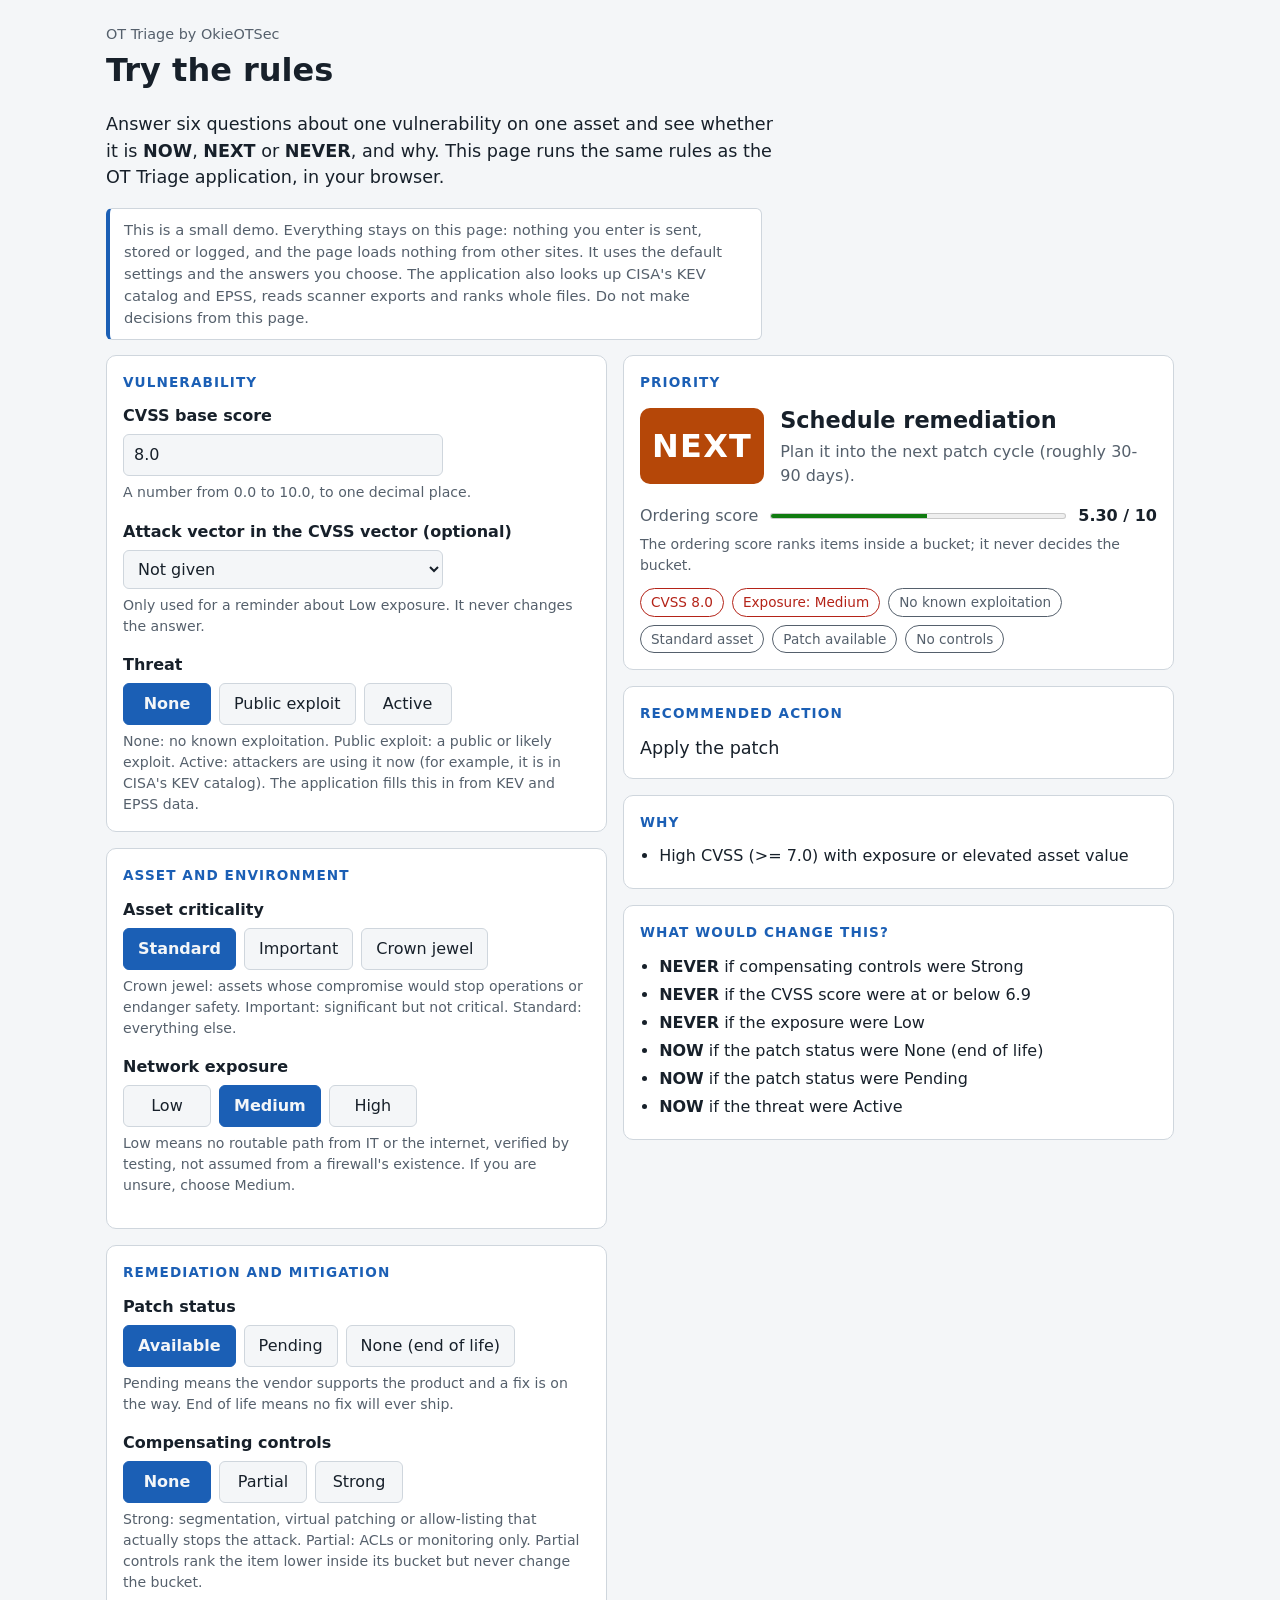
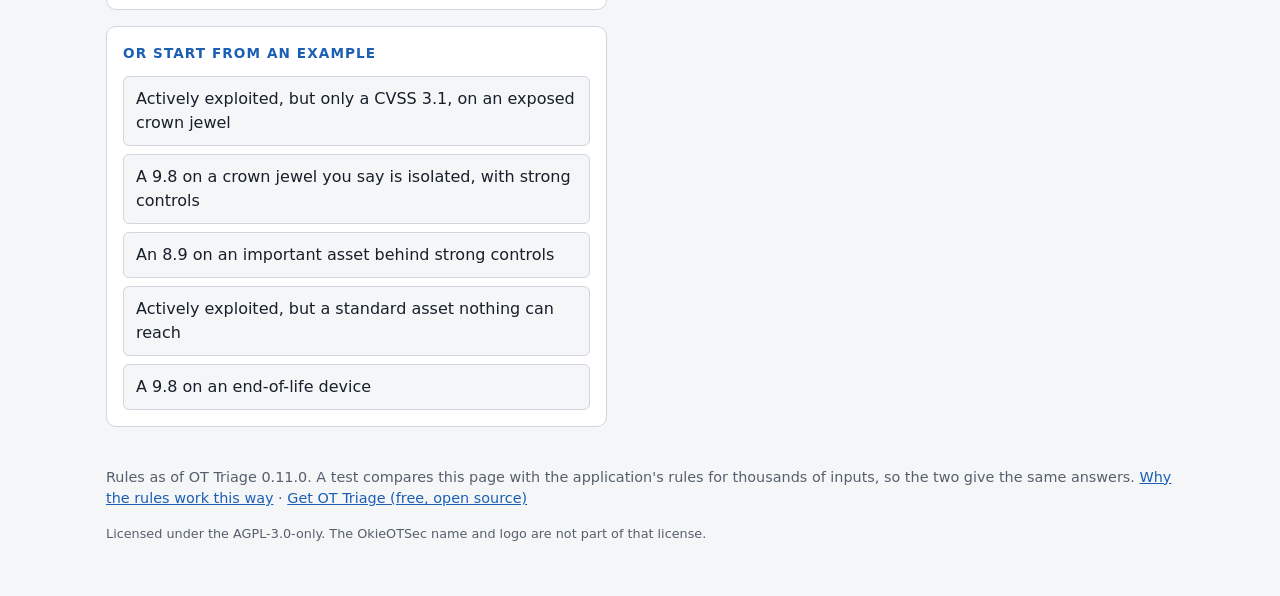
<file: demo/index.html>
<!doctype html>
<html lang="en">
<head>
<meta charset="utf-8">
<meta name="viewport" content="width=device-width, initial-scale=1">
<meta http-equiv="Content-Security-Policy" content="default-src 'none'; script-src 'self'; style-src 'self'; base-uri 'none'; form-action 'none'">
<meta name="description" content="Try the OT Triage rules in your browser: NOW, NEXT or NEVER for one vulnerability on one asset, with the reasons.">
<title>OT Triage: try the rules</title>
<link rel="stylesheet" href="style.css">
</head>
<body>
<main>
  <header>
    <p class="eyebrow">OT Triage by OkieOTSec</p>
    <h1>Try the rules</h1>
    <p class="lead">Answer six questions about one vulnerability on one asset and see whether it is <strong>NOW</strong>,
    <strong>NEXT</strong> or <strong>NEVER</strong>, and why. This page runs the same rules as the OT Triage
    application, in your browser.</p>
    <p class="notice">This is a small demo. Everything stays on this page: nothing you enter is sent, stored or logged,
    and the page loads nothing from other sites. It uses the default settings and the answers you choose. The
    application also looks up CISA's KEV catalog and EPSS, reads scanner exports and ranks whole files. Do not make
    decisions from this page.</p>
  </header>

  <div class="layout">
    <form id="inputs" autocomplete="off" novalidate>
      <section class="card" aria-labelledby="h-vuln">
        <h2 id="h-vuln">Vulnerability</h2>
        <div class="field">
          <label for="cvss">CVSS base score</label>
          <input id="cvss" name="cvss" type="number" inputmode="decimal" min="0" max="10" step="0.1" value="8.0">
          <p class="help" id="cvss-help">A number from 0.0 to 10.0, to one decimal place.</p>
        </div>
        <div class="field">
          <label for="vector">Attack vector in the CVSS vector (optional)</label>
          <select id="vector" name="vector">
            <option value="">Not given</option>
            <option value="network">Network (AV:N)</option>
            <option value="adjacent">Adjacent (AV:A)</option>
            <option value="local">Local (AV:L)</option>
            <option value="physical">Physical (AV:P)</option>
          </select>
          <p class="help">Only used for a reminder about Low exposure. It never changes the answer.</p>
        </div>
        <fieldset class="field" data-name="threat">
          <legend>Threat</legend>
          <div class="choices">
            <label><input type="radio" name="threat" value="none" checked><span>None</span></label>
            <label><input type="radio" name="threat" value="public"><span>Public exploit</span></label>
            <label><input type="radio" name="threat" value="active"><span>Active</span></label>
          </div>
          <p class="help">None: no known exploitation. Public exploit: a public or likely exploit. Active: attackers are
          using it now (for example, it is in CISA's KEV catalog). The application fills this in from KEV and EPSS data.</p>
        </fieldset>
      </section>

      <section class="card" aria-labelledby="h-asset">
        <h2 id="h-asset">Asset and environment</h2>
        <fieldset class="field" data-name="asset">
          <legend>Asset criticality</legend>
          <div class="choices">
            <label><input type="radio" name="asset" value="standard" checked><span>Standard</span></label>
            <label><input type="radio" name="asset" value="important"><span>Important</span></label>
            <label><input type="radio" name="asset" value="crown"><span>Crown jewel</span></label>
          </div>
          <p class="help">Crown jewel: assets whose compromise would stop operations or endanger safety. Important:
          significant but not critical. Standard: everything else.</p>
        </fieldset>
        <fieldset class="field" data-name="exposure">
          <legend>Network exposure</legend>
          <div class="choices">
            <label><input type="radio" name="exposure" value="low"><span>Low</span></label>
            <label><input type="radio" name="exposure" value="medium" checked><span>Medium</span></label>
            <label><input type="radio" name="exposure" value="high"><span>High</span></label>
          </div>
          <p class="help">Low means no routable path from IT or the internet, verified by testing, not assumed from a
          firewall's existence. If you are unsure, choose Medium.</p>
        </fieldset>
        <p class="note" id="exposure-note" hidden></p>
      </section>

      <section class="card" aria-labelledby="h-fix">
        <h2 id="h-fix">Remediation and mitigation</h2>
        <fieldset class="field" data-name="patch">
          <legend>Patch status</legend>
          <div class="choices">
            <label><input type="radio" name="patch" value="available" checked><span>Available</span></label>
            <label><input type="radio" name="patch" value="pending"><span>Pending</span></label>
            <label><input type="radio" name="patch" value="eol"><span>None (end of life)</span></label>
          </div>
          <p class="help">Pending means the vendor supports the product and a fix is on the way. End of life means no fix
          will ever ship.</p>
        </fieldset>
        <fieldset class="field" data-name="controls">
          <legend>Compensating controls</legend>
          <div class="choices">
            <label><input type="radio" name="controls" value="none" checked><span>None</span></label>
            <label><input type="radio" name="controls" value="partial"><span>Partial</span></label>
            <label><input type="radio" name="controls" value="strong"><span>Strong</span></label>
          </div>
          <p class="help">Strong: segmentation, virtual patching or allow-listing that actually stops the attack. Partial:
          ACLs or monitoring only. Partial controls rank the item lower inside its bucket but never change the bucket.</p>
        </fieldset>
      </section>

      <section class="card" aria-labelledby="h-try">
        <h2 id="h-try">Or start from an example</h2>
        <div class="presets" id="presets"></div>
      </section>
    </form>

    <div class="results" id="results" aria-live="polite">
      <section class="card" aria-labelledby="h-priority">
        <h2 id="h-priority">Priority</h2>
        <p class="problem" id="problem" hidden></p>
        <div id="answer">
          <div class="verdict">
            <div class="badge" id="badge" data-bucket="">-</div>
            <div>
              <p class="headline" id="headline"></p>
              <p class="sub" id="sub"></p>
            </div>
          </div>
          <div class="score">
            <label for="score">Ordering score</label>
            <meter id="score" min="0" max="10" value="0"></meter>
            <output id="score-text"></output>
          </div>
          <p class="help">The ordering score ranks items inside a bucket; it never decides the bucket.</p>
          <ul class="chips" id="chips"></ul>
        </div>
      </section>
      <section class="card" id="action-card" aria-labelledby="h-action">
        <h2 id="h-action">Recommended action</h2>
        <p id="action"></p>
      </section>
      <section class="card" id="reasons-card" aria-labelledby="h-reasons">
        <h2 id="h-reasons">Why</h2>
        <ul id="reasons"></ul>
      </section>
      <section class="card" id="whatif-card" aria-labelledby="h-whatif">
        <h2 id="h-whatif">What would change this?</h2>
        <ul id="whatif"></ul>
      </section>
    </div>
  </div>

  <div class="bar" id="bar" aria-hidden="true">
    <span class="bar-badge" id="bar-badge" data-bucket=""></span>
    <span id="bar-text"></span>
  </div>

  <footer>
    <p>Rules as of OT Triage <span id="version"></span>. A test compares this page with the application's rules for
    thousands of inputs, so the two give the same answers.
    <a href="https://github.com/okieotsec/ot-triage/blob/main/docs/POLICY.md">Why the rules work this way</a> ·
    <a href="https://github.com/okieotsec/ot-triage">Get OT Triage (free, open source)</a></p>
    <p class="fine">Licensed under the AGPL-3.0-only. The OkieOTSec name and logo are not part of that license.</p>
  </footer>
</main>
<script src="rules.js"></script>
<script src="app.js"></script>
</body>
</html>
</file>
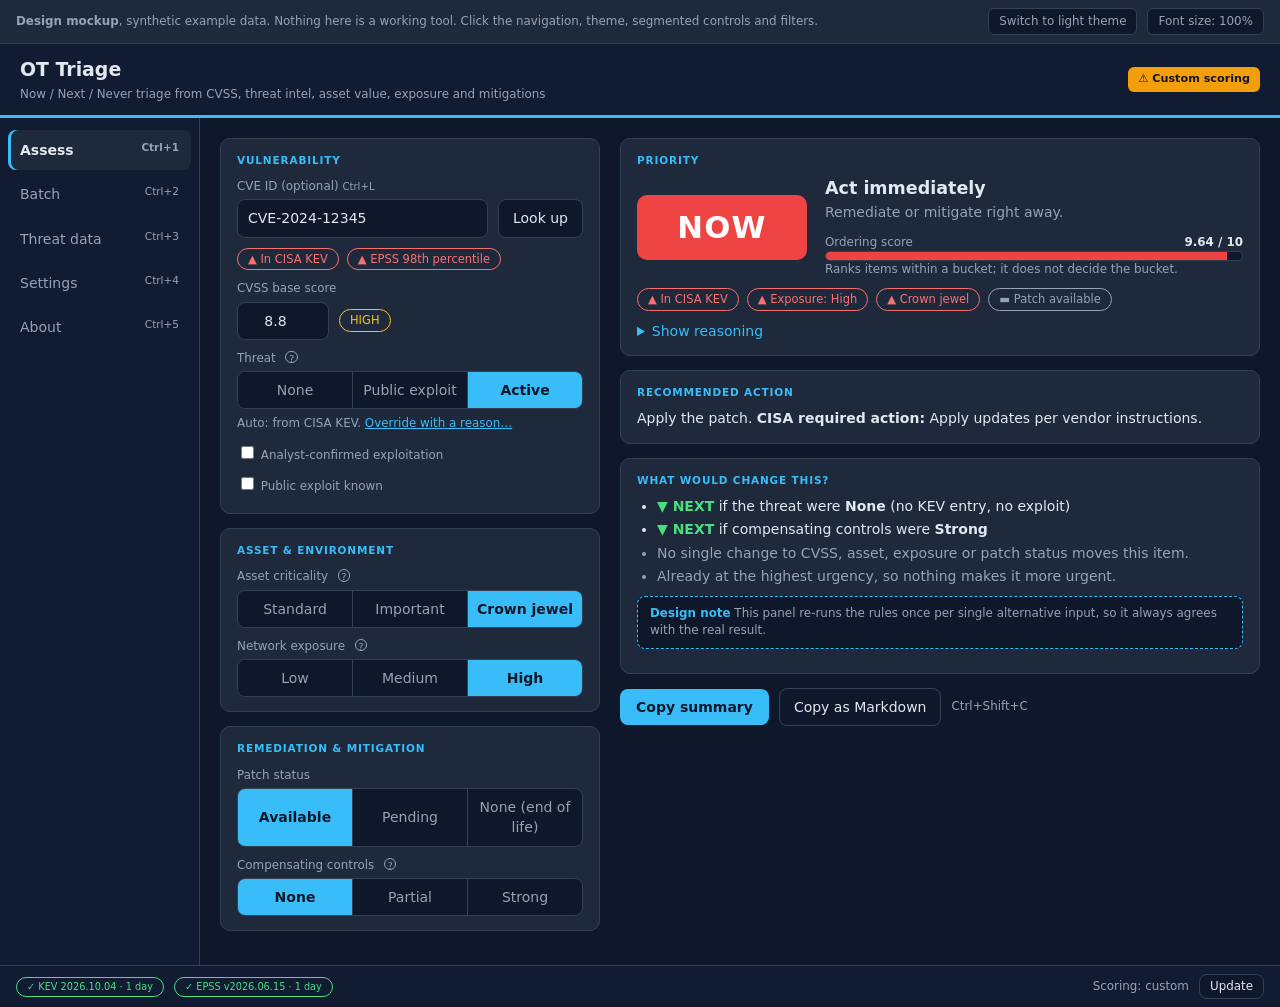
<file: docs/gui-mockup.html>
<!doctype html>
<html lang="en" data-theme="dark">
<head>
<meta charset="utf-8">
<meta name="viewport" content="width=device-width, initial-scale=1">
<title>OT Triage GUI mockup</title>
<style>
:root {
  --bg:#0f172a; --header:#111c33; --card:#1e293b; --field:#0f172a; --border:#334155; --text:#e2e8f0;
  --muted:#94a3b8; --accent:#38bdf8; --on-accent:#0f172a; --error:#f87171;
  --now:#ef4444; --on-now:#ffffff; --next:#f59e0b; --on-next:#0f172a; --never:#22c55e; --on-never:#0f172a;
  --raise:#f87171; --lower:#4ade80; --neutral:#94a3b8; --ok:#4ade80; --warn:#fbbf24;
  --scale:1;
}
:root[data-theme="light"] {
  --bg:#f1f5f9; --header:#ffffff; --card:#ffffff; --field:#f8fafc; --border:#cbd5e1; --text:#0f172a;
  --muted:#475569; --accent:#0369a1; --on-accent:#ffffff; --error:#b91c1c;
  --now:#dc2626; --on-now:#ffffff; --next:#f59e0b; --on-next:#0f172a; --never:#22c55e; --on-never:#0f172a;
  --raise:#b91c1c; --lower:#15803d; --neutral:#475569; --ok:#15803d; --warn:#b45309;
}
* { box-sizing:border-box; }
body { margin:0; background:var(--bg); color:var(--text); font:calc(14px*var(--scale))/1.45 system-ui,sans-serif; }
button { font:inherit; color:inherit; cursor:pointer; }
:focus-visible { outline:3px solid var(--accent); outline-offset:2px; }
.banner { background:var(--card); border-bottom:1px solid var(--border); padding:8px 16px; color:var(--muted); font-size:.85em;
  display:flex; gap:12px; flex-wrap:wrap; align-items:center; justify-content:space-between; }
.banner button { background:var(--field); border:1px solid var(--border); border-radius:6px; padding:4px 10px; }
.app { display:grid; grid-template-columns:200px 1fr; grid-template-rows:auto 1fr auto; min-height:calc(100vh - 41px); }
header { grid-column:1/3; background:var(--header); border-bottom:3px solid var(--accent); padding:12px 20px;
  display:flex; justify-content:space-between; align-items:center; gap:12px; flex-wrap:wrap; }
header h1 { margin:0; font-size:1.35em; }
header p { margin:2px 0 0; color:var(--muted); font-size:.85em; }
.badge-custom { background:var(--next); color:var(--on-next); font-weight:700; border-radius:6px; padding:4px 10px; font-size:.8em; }
nav { background:var(--header); border-right:1px solid var(--border); padding:12px 8px; display:flex; flex-direction:column; gap:4px; }
nav button { text-align:left; background:none; border:0; border-radius:8px; padding:10px 12px; color:var(--muted);
  display:flex; justify-content:space-between; }
nav button[aria-current="page"] { background:var(--card); color:var(--text); font-weight:700; box-shadow:inset 3px 0 var(--accent); }
nav kbd { font:inherit; font-size:.75em; color:var(--muted); }
main { padding:20px; overflow:auto; }
.view { display:none; } .view.on { display:block; }
.cols { display:grid; grid-template-columns:minmax(300px,380px) 1fr; gap:20px; align-items:start; }

.card { background:var(--card); border:1px solid var(--border); border-radius:10px; padding:14px 16px; margin-bottom:14px; }
.card h2 { margin:0 0 8px; font-size:.75em; letter-spacing:.08em; text-transform:uppercase; color:var(--accent); }
label, .lab { display:block; color:var(--muted); font-size:.85em; margin:10px 0 4px; }
.lab .help { display:inline-grid; place-items:center; width:1.3em; height:1.3em; border:1px solid var(--muted); border-radius:50%;
  font-size:.8em; margin-left:6px; cursor:help; position:relative; }
.help:hover::after,.help:focus::after { content:attr(data-tip); position:absolute; left:1.8em; top:-.4em; width:260px; z-index:5;
  background:var(--header); color:var(--text); border:1px solid var(--border); border-radius:8px; padding:8px 10px;
  font-size:1.1em; line-height:1.35; text-align:left; box-shadow:0 6px 20px #0006; }
input[type=text],input[type=number],select { background:var(--field); color:var(--text); border:1px solid var(--border);
  border-radius:8px; padding:8px 10px; font:inherit; width:100%; }
.seg { display:flex; border:1px solid var(--border); border-radius:8px; overflow:hidden; }
.seg button { flex:1; background:var(--field); border:0; border-right:1px solid var(--border); padding:8px 6px; color:var(--muted); }
.seg button:last-child { border-right:0; }
.seg button[aria-pressed="true"] { background:var(--accent); color:var(--on-accent); font-weight:700; }
.row { display:flex; gap:10px; align-items:center; flex-wrap:wrap; }
.cvss { width:92px !important; font-size:1.5em; font-weight:700; text-align:center; }
.chip { display:inline-flex; gap:6px; align-items:center; border:1px solid currentColor; border-radius:999px; padding:2px 10px; font-size:.82em; white-space:nowrap; }
.chip.raise{color:var(--raise)} .chip.lower{color:var(--lower)} .chip.neutral{color:var(--neutral)} .chip.ok{color:var(--ok)} .chip.warn{color:var(--warn)}
.chips { display:flex; flex-wrap:wrap; gap:8px; margin:10px 0; }
.result { display:flex; gap:18px; align-items:center; flex-wrap:wrap; }
.bucket { font-size:2.2em; font-weight:800; border-radius:10px; padding:10px 22px; min-width:170px; text-align:center; letter-spacing:.04em; }
.bucket.NOW{background:var(--now);color:var(--on-now)} .bucket.NEXT{background:var(--next);color:var(--on-next)} .bucket.NEVER{background:var(--never);color:var(--on-never)}
.bar { height:10px; background:var(--field); border-radius:6px; overflow:hidden; border:1px solid var(--border); }
.bar i { display:block; height:100%; background:var(--now); }
.muted { color:var(--muted); } .small { font-size:.85em; }
.primary { background:var(--accent); color:var(--on-accent); border:0; border-radius:8px; padding:8px 16px; font-weight:700; }
.secondary { background:var(--field); border:1px solid var(--border); border-radius:8px; padding:8px 14px; }
details { margin-top:8px; } summary { cursor:pointer; color:var(--accent); }
ul.plain { margin:6px 0 0; padding-left:20px; } ul.plain li { margin:3px 0; }
.whatif li b.up { color:var(--raise); } .whatif li b.down { color:var(--lower); }
table { width:100%; border-collapse:collapse; } th,td { text-align:left; padding:8px 10px; border-bottom:1px solid var(--border); }
th { color:var(--muted); font-size:.8em; text-transform:uppercase; letter-spacing:.05em; cursor:pointer; }
tr.NOW td:nth-child(4){color:var(--raise);font-weight:700} tr.NEXT td:nth-child(4){color:var(--warn);font-weight:700} tr.NEVER td:nth-child(4){color:var(--ok);font-weight:700}
tr.ERROR td:nth-child(4){color:var(--error);font-weight:700}
tbody tr:hover { background:var(--field); }
.counter { background:var(--card); border:1px solid var(--border); border-radius:10px; padding:8px 16px; min-width:90px; text-align:left; }
.counter[aria-pressed="true"] { outline:3px solid var(--accent); }
.counter b { font-size:1.6em; display:block; }
.kpis { display:grid; grid-template-columns:repeat(auto-fit,minmax(260px,1fr)); gap:14px; }
.statusbar { grid-column:1/3; background:var(--header); border-top:1px solid var(--border); padding:8px 16px; display:flex;
  gap:10px; align-items:center; flex-wrap:wrap; font-size:.85em; }
.statusbar .sp { flex:1; }
.range { width:100%; } .err { color:var(--error); font-size:.85em; min-height:1.2em; }
.settingrow { display:grid; grid-template-columns:1fr 130px; gap:6px 16px; padding:10px 0; border-bottom:1px solid var(--border); }
.settingrow:last-of-type { border-bottom:0; }
.ann { background:var(--field); border:1px dashed var(--accent); border-radius:8px; padding:8px 12px; margin:10px 0; color:var(--muted); font-size:.85em; }
.ann b { color:var(--accent); }
@media (max-width:900px){
  .app{grid-template-columns:minmax(0,1fr); grid-template-rows:auto auto 1fr auto;}
  header,.statusbar{grid-column:1;}
  nav{flex-direction:row; overflow-x:auto; border-right:0; border-bottom:1px solid var(--border); align-items:center;}
  nav button{white-space:nowrap; gap:8px; align-items:center;}
  .cols{grid-template-columns:minmax(0,1fr);} main{padding:14px;} }
</style>
</head>
<body>
<div class="banner">
  <span><b>Design mockup</b>, synthetic example data. Nothing here is a working tool. Click the navigation, theme, segmented controls and filters.</span>
  <span class="row">
    <button id="theme" aria-label="Switch between dark and light theme">Switch to light theme</button>
    <button id="bigger" aria-label="Increase font size">Font size: 100%</button>
  </span>
</div>
<div class="app">
  <header>
    <div><h1>OT Triage</h1><p>Now / Next / Never triage from CVSS, threat intel, asset value, exposure and mitigations</p></div>
    <span class="badge-custom" title="Scoring settings differ from the defaults">&#9888; Custom scoring</span>
  </header>
  <nav aria-label="Views">
    <button data-view="assess" aria-current="page">Assess <kbd>Ctrl+1</kbd></button>
    <button data-view="batch">Batch <kbd>Ctrl+2</kbd></button>
    <button data-view="threat">Threat data <kbd>Ctrl+3</kbd></button>
    <button data-view="settings">Settings <kbd>Ctrl+4</kbd></button>
    <button data-view="about">About <kbd>Ctrl+5</kbd></button>
  </nav>
  <main>

  <!-- ASSESS -->
  <section class="view on" id="assess" aria-label="Assess">
    <div class="cols">
      <div>
        <div class="card"><h2>Vulnerability</h2>
          <label for="cve">CVE ID (optional) <span class="muted small">Ctrl+L</span></label>
          <div class="row"><input id="cve" type="text" value="CVE-2024-12345" style="flex:1"><button class="secondary">Look up</button></div>
          <div class="chips"><span class="chip raise">&#9650; In CISA KEV</span><span class="chip raise">&#9650; EPSS 98th percentile</span></div>
          <label for="cvss">CVSS base score</label>
          <div class="row"><input id="cvss" class="cvss" type="number" value="8.8" step="0.1" min="0" max="10"><span class="chip warn">HIGH</span></div>
          <div class="lab">Threat <span class="help" tabindex="0" data-tip="Filled in from local KEV and EPSS data when a CVE is given. Data can only raise it. Absence from the data is never treated as safe.">?</span></div>
          <div class="seg" role="group" aria-label="Threat"><button aria-pressed="false">None</button><button aria-pressed="false">Public exploit</button><button aria-pressed="true">Active</button></div>
          <div class="small muted" style="margin-top:6px">Auto: from CISA KEV. <a href="#" style="color:var(--accent)">Override with a reason&hellip;</a></div>
          <label><input type="checkbox"> Analyst-confirmed exploitation</label>
          <label><input type="checkbox"> Public exploit known</label>
        </div>
        <div class="card"><h2>Asset &amp; environment</h2>
          <div class="lab">Asset criticality <span class="help" tabindex="0" data-tip="Crown jewel: the assets whose compromise would stop operations or endanger safety. Important: significant but not critical. Standard: everything else.">?</span></div>
          <div class="seg"><button aria-pressed="false">Standard</button><button aria-pressed="false">Important</button><button aria-pressed="true">Crown jewel</button></div>
          <div class="lab">Network exposure <span class="help" tabindex="0" data-tip="Low means no routable path from IT or the internet, verified by testing, not assumed from a firewall's existence. If unsure, choose Medium.">?</span></div>
          <div class="seg"><button aria-pressed="false">Low</button><button aria-pressed="false">Medium</button><button aria-pressed="true">High</button></div>
        </div>
        <div class="card"><h2>Remediation &amp; mitigation</h2>
          <div class="lab">Patch status</div>
          <div class="seg"><button aria-pressed="true">Available</button><button aria-pressed="false">Pending</button><button aria-pressed="false">None (end of life)</button></div>
          <div class="lab">Compensating controls <span class="help" tabindex="0" data-tip="Strong: segmentation, virtual patching or allow-listing that actually stops the attack. Partial: ACLs or monitoring only. Partial controls rank the item lower inside its bucket but never change the bucket.">?</span></div>
          <div class="seg"><button aria-pressed="true">None</button><button aria-pressed="false">Partial</button><button aria-pressed="false">Strong</button></div>
        </div>
      </div>
      <div>
        <div class="card"><h2>Priority</h2>
          <div class="result">
            <div class="bucket NOW" role="status" aria-label="Priority NOW">NOW</div>
            <div style="flex:1;min-width:220px"><div style="font-size:1.25em;font-weight:700">Act immediately</div>
              <div class="muted">Remediate or mitigate right away.</div>
              <div class="row small muted" style="margin-top:12px;justify-content:space-between"><span>Ordering score</span><b style="color:var(--text)">9.64 / 10</b></div>
              <div class="bar"><i style="width:96.4%"></i></div>
              <div class="small muted">Ranks items within a bucket; it does not decide the bucket.</div></div>
          </div>
          <div class="chips" aria-label="Why">
            <span class="chip raise">&#9650; In CISA KEV</span><span class="chip raise">&#9650; Exposure: High</span>
            <span class="chip raise">&#9650; Crown jewel</span><span class="chip neutral">&#9644; Patch available</span>
          </div>
          <details><summary>Show reasoning</summary>
            <ul class="plain"><li>Actively exploited and reachable from outside the asset's trust zone</li>
              <li>Threat level from: In CISA KEV</li>
              <li>CISA KEV: added 2024-03-01, remediation due 2024-03-22 (context only; does not change the bucket)</li></ul>
            <div class="small muted" style="margin-top:8px">Inputs: CVSS 8.8 &middot; Active &middot; Crown jewel &middot; High &middot; Patch available &middot; No controls<br>
              Scoring settings: custom (cvss_high=7.5, ...) &middot; Data: KEV 2026.10.04; EPSS v2026.06.15 (2026-10-07)</div>
          </details>
        </div>
        <div class="card"><h2>Recommended action</h2>
          <div>Apply the patch. <b>CISA required action:</b> Apply updates per vendor instructions.</div>
        </div>
        <div class="card"><h2>What would change this?</h2>
          <ul class="plain whatif">
            <li><b class="down">&#9660; NEXT</b> if the threat were <b>None</b> (no KEV entry, no exploit)</li>
            <li><b class="down">&#9660; NEXT</b> if compensating controls were <b>Strong</b></li>
            <li class="muted">No single change to CVSS, asset, exposure or patch status moves this item.</li>
            <li class="muted">Already at the highest urgency, so nothing makes it more urgent.</li>
          </ul>
          <div class="ann"><b>Design note</b> This panel re-runs the rules once per single alternative input, so it always agrees with the real result.</div>
        </div>
        <div class="row"><button class="primary">Copy summary</button><button class="secondary">Copy as Markdown</button><span class="muted small">Ctrl+Shift+C</span></div>
      </div>
    </div>
  </section>

  <!-- BATCH -->
  <section class="view" id="batch" aria-label="Batch">
    <div class="row" style="margin-bottom:14px">
      <button class="primary">Open CSV&hellip;</button>
      <span class="muted small">cves_2026-10.csv &middot; 6 rows &middot; threat data: KEV 2026.10.04; EPSS v2026.06.15</span>
      <span style="flex:1"></span><input type="text" id="search" placeholder="Search id, name or CVE" style="max-width:260px" aria-label="Search">
      <button class="secondary">Export ranked CSV</button>
    </div>
    <div class="row" style="margin-bottom:14px" id="counters">
      <button class="counter" data-f="all" aria-pressed="true"><b>6</b>All</button>
      <button class="counter" data-f="NOW" aria-pressed="false"><b style="color:var(--raise)">2</b>Now</button>
      <button class="counter" data-f="NEXT" aria-pressed="false"><b style="color:var(--warn)">2</b>Next</button>
      <button class="counter" data-f="NEVER" aria-pressed="false"><b style="color:var(--ok)">1</b>Never</button>
      <button class="counter" data-f="ERROR" aria-pressed="false"><b style="color:var(--error)">1</b>Error</button>
    </div>
    <div class="card" style="padding:0;overflow:auto">
      <table><thead><tr><th>#</th><th>ID</th><th>CVE / Name</th><th>Priority</th><th>Score</th><th>Threat source</th></tr></thead>
        <tbody id="rows">
          <tr class="NOW"><td>1</td><td>PLC-01</td><td>CVE-2024-12345 &middot; PLC web server RCE</td><td>&#9650; NOW</td><td>9.94</td><td>In CISA KEV</td></tr>
          <tr class="NOW"><td>2</td><td>HMI-02</td><td>HMI remote desktop flaw</td><td>&#9650; NOW</td><td>8.14</td><td>Manual (threat column)</td></tr>
          <tr class="NEXT"><td>3</td><td>FW-04</td><td>Perimeter firewall auth bypass</td><td>&#9644; NEXT</td><td>7.05</td><td>No KEV or elevated EPSS signal</td></tr>
          <tr class="NEXT"><td>4</td><td>HIST-03</td><td>CVE-2023-55555 &middot; Historian SQL injection</td><td>&#9644; NEXT</td><td>6.15</td><td>Elevated EPSS (percentile 0.972)</td></tr>
          <tr class="NEVER"><td>5</td><td>SW-05</td><td>Isolated lab switch</td><td>&#9660; NEVER</td><td>3.60</td><td>No KEV or elevated EPSS signal</td></tr>
          <tr class="ERROR"><td></td><td>BAD-06</td><td>not-a-cve</td><td>! ERROR</td><td></td><td>cve: not a valid CVE ID</td></tr>
        </tbody></table>
    </div>
    <div class="card" style="margin-top:14px"><h2>Details</h2>
      <b>PLC-01</b> &middot; CVE-2024-12345<div class="chips"><span class="chip raise">&#9650; In CISA KEV</span><span class="chip raise">&#9650; Exposure: High</span><span class="chip raise">&#9650; Crown jewel</span></div>
      <div class="small muted">Click a counter to filter, a column heading to sort, and a row to see why. Rows use a symbol and text as well as colour.</div>
    </div>
  </section>

  <!-- THREAT DATA -->
  <section class="view" id="threat" aria-label="Threat data">
    <div class="kpis">
      <div class="card"><h2>CISA KEV</h2>
        <div class="row"><span class="chip ok">&#10003; Fresh</span><b>Catalog 2026.10.04</b></div>
        <p class="muted small">Released 2026-10-04 &middot; retrieved 1 day ago &middot; 1,734 entries<br>Source: cisa.gov</p></div>
      <div class="card"><h2>EPSS</h2>
        <div class="row"><span class="chip ok">&#10003; Fresh</span><b>Model v2026.06.15</b></div>
        <p class="muted small">Scored 2026-10-07 &middot; retrieved 1 day ago &middot; 384,189 scores<br>Source: epss.empiricalsecurity.com</p></div>
      <div class="card"><h2>Example: stale state</h2>
        <div class="row"><span class="chip warn">&#9888; Stale</span><b>Retrieved 9 days ago</b></div>
        <p class="muted small">Older than the 7-day limit. The tool keeps working with the last copy; update when you can.</p></div>
    </div>
    <div class="card"><h2>Update</h2>
      <div class="row"><button class="primary">Update threat data</button><button class="secondary">Import from files&hellip;</button>
        <span class="muted small">Nothing is downloaded unless you press a button.</span></div>
      <div class="ann"><b>Design note</b> The first time, a confirmation lists exactly what will be contacted: www.cisa.gov and epss.empiricalsecurity.com over HTTPS. Downloads run in the background with a progress line and a Cancel button, so the window never freezes.</div>
      <h2 style="margin-top:14px">Last update</h2>
      <ul class="plain"><li><span class="chip ok">&#10003;</span> KEV updated.</li>
        <li><span class="chip warn">&#9888;</span> EPSS not updated: the connection timed out. The previous copy was kept.</li></ul>
    </div>
    <div class="card"><h2>Offline use</h2>
      <p class="muted" style="margin:0">The tool works fully offline. Download the two files on another computer, copy them here, and use <b>Import from files</b>. They get the same checks as a download. Files are stored in your per-user data folder.</p>
      <label><input type="checkbox"> Update threat data when the app starts <span class="muted small">(off by default)</span></label>
    </div>
  </section>

  <!-- SETTINGS -->
  <section class="view" id="settings" aria-label="Settings">
    <div class="card"><h2>Scoring</h2>
      <p class="muted small" style="margin-top:0">Only these four values can be changed. The rule structure is fixed. Changed values show a Custom scoring badge and are recorded in summaries and exports.</p>
      <div class="settingrow"><div><b>CVSS High line</b><div class="muted small">CVSS score where a vulnerability counts as High. Default 7.0, allowed 5.0 to 8.0.</div></div><input type="number" value="7.5" step="0.1" aria-label="CVSS High line"></div>
      <div class="settingrow"><div><b>CVSS Critical line</b><div class="muted small">Where a vulnerability counts as Critical. Default 9.0, allowed 8.0 to 10.0, at least 0.5 above the High line.</div></div><input type="number" value="9.0" step="0.1" aria-label="CVSS Critical line"></div>
      <div class="settingrow"><div><b>EPSS percentile cutoff</b><div class="muted small">Percentile at or above which exploitation counts as likely. Default 0.95, allowed 0.5 to 0.999.</div></div><input type="number" value="0.95" step="0.01" aria-label="EPSS percentile cutoff"></div>
      <div class="settingrow"><div><b>Stale after (days)</b><div class="muted small">Days before threat data is flagged as stale. Default 7, allowed 1 to 90.</div></div><input type="number" value="7" aria-label="Stale after days"></div>
      <div class="err" role="alert">Example error: CVSS Critical line must be at least 0.5 above the High line.</div>
      <div class="row"><button class="primary">Save</button><button class="secondary">Restore defaults&hellip;</button><span class="muted small">Restore asks for confirmation first.</span></div>
    </div>
    <div class="card"><h2>Appearance (this computer only)</h2>
      <div class="row"><span>Theme</span><div class="seg" id="themeseg" style="width:260px"><button data-t="dark" aria-pressed="true">Dark</button><button data-t="light" aria-pressed="false">Light</button></div></div>
      <div class="row" style="margin-top:10px"><span>Text size</span><div class="seg" style="width:340px"><button>90%</button><button aria-pressed="true">100%</button><button>115%</button><button>130%</button></div></div>
      <div class="ann"><b>Design note</b> Appearance choices are saved in a separate file from the scoring settings, so changing the theme can never make a result look "custom".</div>
    </div>
  </section>

  <!-- ABOUT -->
  <section class="view" id="about" aria-label="About">
    <div class="card"><h2>About</h2>
      <p style="margin-top:0"><b>OT Triage</b> v0.3 (design mockup)</p>
      <p class="muted">Rule-based Now / Next / Never triage. Works fully offline; the only network access is a threat-data update that you start yourself.</p>
      <p class="muted"><b>Low exposure</b> means no routable path from IT or the internet, verified by testing, not assumed from a firewall's existence.</p>
    </div>
    <div class="card"><h2>Where the categories come from</h2>
      <p class="muted" style="margin-top:0">The Now / Next / Never categories come from Dragos' annual ICS/OT Cybersecurity Year in Review vulnerability analysis. Other OT practitioners use similar framing. This tool adapts the idea with its own scoring rules; its definitions are not Dragos' and are documented in the policy page.</p>
      <div class="ann"><b>Design note</b> Draft text taken from your notes (Part 3). The source links are listed there and still need checking before publishing.</div>
    </div>
    <div class="card"><h2>Documentation</h2><ul class="plain"><li>Prioritization policy and rationale</li><li>Threat data and safety checks</li><li>Scoring settings</li><li>Security test plan and reports</li></ul></div>
  </section>
  </main>
  <div class="statusbar" role="contentinfo">
    <span class="chip ok" title="CISA KEV">&#10003; KEV 2026.10.04 &middot; 1 day</span>
    <span class="chip ok" title="EPSS">&#10003; EPSS v2026.06.15 &middot; 1 day</span>
    <span class="sp"></span>
    <span class="muted">Scoring: custom</span>
    <button class="secondary" style="padding:3px 10px">Update</button>
  </div>
</div>
<script>
const $ = (s, r=document) => r.querySelector(s), $$ = (s, r=document) => [...r.querySelectorAll(s)];
function show(id){ $$('.view').forEach(v=>v.classList.toggle('on', v.id===id));
  $$('nav button').forEach(b=>{ if(b.dataset.view===id) b.setAttribute('aria-current','page'); else b.removeAttribute('aria-current'); }); }
$$('nav button').forEach(b=>b.addEventListener('click',()=>show(b.dataset.view)));
document.addEventListener('keydown',e=>{ if(e.ctrlKey && e.key>='1' && e.key<='5'){ e.preventDefault(); show(['assess','batch','threat','settings','about'][e.key-1]); }
  if(e.ctrlKey && e.key.toLowerCase()==='l'){ e.preventDefault(); show('assess'); $('#cve').focus(); } });
$$('.seg').forEach(g=>g.addEventListener('click',e=>{ const b=e.target.closest('button'); if(!b) return;
  $$('button',g).forEach(x=>x.setAttribute('aria-pressed', x===b)); }));
function setTheme(t){ document.documentElement.dataset.theme=t;
  $('#theme').textContent = t==='dark' ? 'Switch to light theme' : 'Switch to dark theme';
  $$('#themeseg button').forEach(b=>b.setAttribute('aria-pressed', b.dataset.t===t)); }
$('#theme').addEventListener('click',()=>setTheme(document.documentElement.dataset.theme==='dark'?'light':'dark'));
$('#themeseg').addEventListener('click',e=>{ const b=e.target.closest('button'); if(b) setTheme(b.dataset.t); });
let scales=[.9,1,1.15,1.3], si=1;
$('#bigger').addEventListener('click',e=>{ si=(si+1)%scales.length; document.documentElement.style.setProperty('--scale',scales[si]);
  e.target.textContent='Font size: '+Math.round(scales[si]*100)+'%'; });
function filterRows(){ const f=$('#counters [aria-pressed=true]').dataset.f, q=$('#search').value.toLowerCase();
  $$('#rows tr').forEach(r=>{ r.hidden = !((f==='all'||r.classList.contains(f)) && r.textContent.toLowerCase().includes(q)); }); }
$('#counters').addEventListener('click',e=>{ const b=e.target.closest('button'); if(!b) return;
  $$('#counters button').forEach(x=>x.setAttribute('aria-pressed', x===b)); filterRows(); });
$('#search').addEventListener('input',filterRows);
</script>
</body>
</html>
</file>
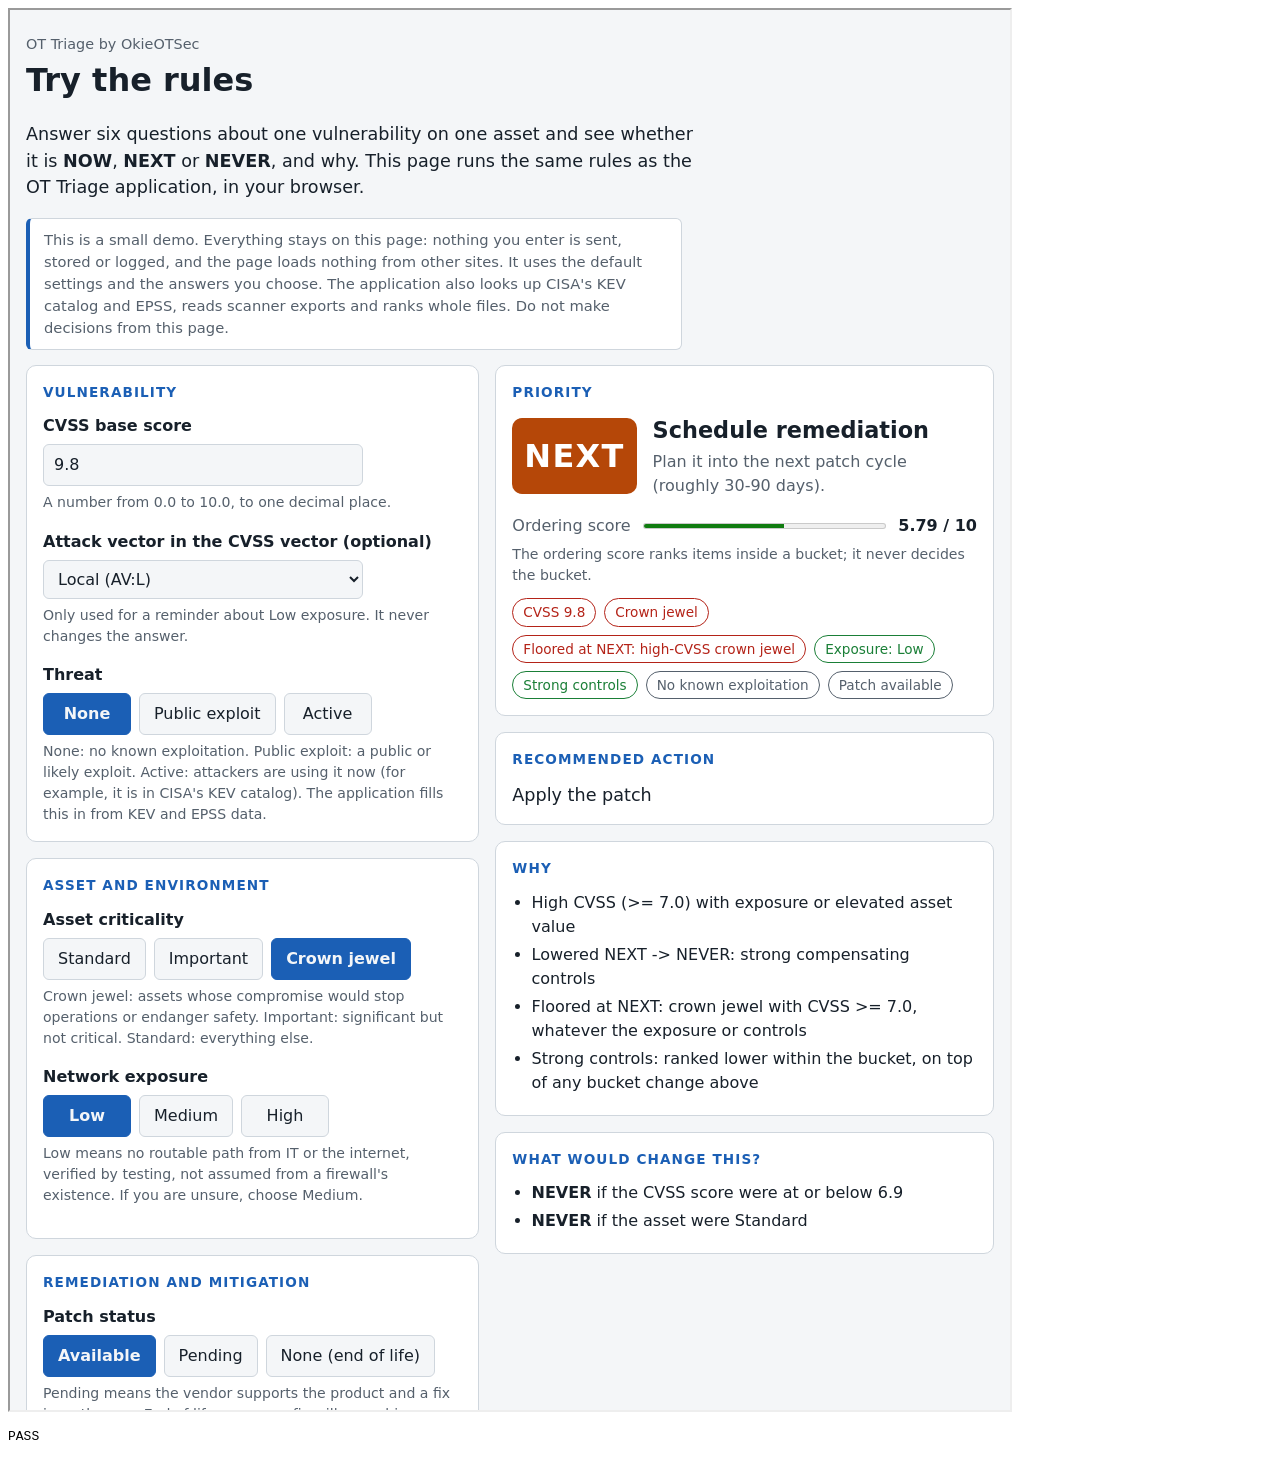
<file: tools/demo_ui_check.html>
<!doctype html>
<html lang="en">
<head><meta charset="utf-8"><title>demo ui check</title></head>
<body>
<iframe id="page" src="../demo/index.html" width="1000" height="1400"></iframe>
<pre id="report">RUNNING</pre>
<script>
// Drives the real demo page the way a person would and writes PASS or the problems into #report.
// Run through test_demo.py (headless Chromium with --allow-file-access-from-files); it opens no window.
(function () {
  "use strict";
  var problems = [];
  function check(ok, message) { if (!ok) { problems.push(message); } }
  var frame = document.getElementById("page");
  frame.addEventListener("load", function () {
    try {
      var d = frame.contentDocument, w = frame.contentWindow;
      function $(id) { return d.getElementById(id); }
      function press(i) { d.querySelectorAll("#presets button")[i].click(); }
      function type(id, value) { $(id).value = value; $(id).dispatchEvent(new w.Event("input", {bubbles: true})); }
      function choose(name, value) { d.querySelector('input[name="' + name + '"][value="' + value + '"]').click(); }

      check($("badge").textContent === "NEXT", "the default answer should be NEXT, got " + $("badge").textContent);
      check($("version").textContent.length > 0, "the version is not shown");
      check(d.querySelectorAll("#presets button").length === 5, "expected five examples");

      press(1);   // 9.8 on an isolated crown jewel with strong controls, vector Network
      check($("cvss").value === "9.8" && $("vector").value === "network", "the example did not fill the form");
      check($("badge").textContent === "NEXT", "example 2 should be NEXT, got " + $("badge").textContent);
      check(!$("exposure-note").hidden && $("exposure-note").textContent.indexOf("asserts") > -1,
        "example 2 should show the exposure note");
      check($("bar-badge").textContent === "NEXT", "the bottom bar should follow the answer");

      press(2);   // 8.9 on an important asset behind strong controls
      check($("badge").textContent === "NEVER", "example 3 should be NEVER, got " + $("badge").textContent);
      check($("action").textContent.indexOf("No scheduled fix") === 0, "a NEVER answer must not say to apply the patch now");
      check($("exposure-note").hidden, "example 3 has no vector, so no note");

      press(0);
      check($("badge").textContent === "NOW", "example 1 should be NOW, got " + $("badge").textContent);
      check(d.querySelectorAll("#whatif li").length >= 1, "the what-would-change list is empty");

      ["abc", "", "11", "-1", "NaN", "1e3"].forEach(function (bad) {
        type("cvss", bad);
        check(!$("problem").hidden && $("answer").hidden, "'" + bad + "' should be refused");
      });
      type("cvss", "8.04");
      check($("problem").hidden && !$("answer").hidden, "8.04 should be accepted");
      check(d.querySelector("#chips li").textContent.indexOf("8.0") > -1 || $("chips").textContent.indexOf("CVSS 8.0") > -1,
        "8.04 should be used as 8.0");

      // a score is used to one decimal place, as the application does: 6.96 is 7.0, which is on the High line
      choose("threat", "none"); choose("asset", "standard"); choose("exposure", "medium"); choose("controls", "none");
      choose("patch", "available");
      type("cvss", "6.96");
      check($("badge").textContent === "NEXT", "6.96 should be read as 7.0 (NEXT), got " + $("badge").textContent);
      type("cvss", "6.94");
      check($("badge").textContent === "NEVER", "6.94 should be read as 6.9 (NEVER), got " + $("badge").textContent);

      type("cvss", "9.8");
      $("vector").value = "network";
      choose("asset", "crown"); choose("controls", "strong"); choose("exposure", "low");
      check(!$("exposure-note").hidden, "Low exposure with a Network vector should show the note");
      choose("exposure", "medium");
      check($("exposure-note").hidden, "Medium exposure should hide the note");
      choose("exposure", "low");
      $("vector").value = "local";
      $("vector").dispatchEvent(new w.Event("change", {bubbles: true}));
      check($("exposure-note").hidden, "a Local vector should hide the note");

      // the page must not have made the answer depend on anything but the form
      check(!d.querySelector("script:not([src])"), "the page should have no inline script");
      check(!d.querySelector("[style]"), "the page should have no inline styles");
    } catch (error) {
      problems.push("the page threw: " + error);
    }
    document.getElementById("report").textContent = problems.length ? "FAIL\n" + problems.join("\n") : "PASS";
  });
})();
</script>
</body>
</html>
</file>
<file: demo/style.css>
:root {
  --bg: #f4f6f8; --card: #ffffff; --text: #17202a; --muted: #55606c; --border: #cfd6dd; --accent: #1b5fb5;
  --now-bg: #b42318; --now-fg: #ffffff; --next-bg: #b54708; --next-fg: #ffffff; --never-bg: #4b5563; --never-fg: #ffffff;
  --raise: #b42318; --lower: #1a7f37; --neutral: #55606c; --note-bg: #fff4e0; --note-border: #b54708;
}
@media (prefers-color-scheme: dark) {
  :root {
    --bg: #0e141b; --card: #16202b; --text: #e6edf3; --muted: #9aa8b6; --border: #2c3a48; --accent: #6cb2ff;
    --now-bg: #e5534b; --now-fg: #0e141b; --next-bg: #e3a008; --next-fg: #0e141b; --never-bg: #8b98a5; --never-fg: #0e141b;
    --raise: #ff8b8b; --lower: #4ade80; --neutral: #9aa8b6; --note-bg: #2a2110; --note-border: #e3a008;
  }
}
* { box-sizing: border-box; }
body { margin: 0; background: var(--bg); color: var(--text); font: 16px/1.5 system-ui, -apple-system, "Segoe UI", Roboto, sans-serif; }
main { max-width: 1100px; margin: 0 auto; padding: 24px 16px 40px; }
h1 { margin: 0 0 8px; font-size: 2rem; }
h2 { margin: 0 0 12px; font-size: 0.85rem; letter-spacing: 0.08em; text-transform: uppercase; color: var(--accent); }
a { color: var(--accent); }
.eyebrow { margin: 0; color: var(--muted); font-size: 0.9rem; }
.lead { max-width: 60ch; font-size: 1.1rem; }
.notice { max-width: 70ch; padding: 10px 14px; border: 1px solid var(--border); border-left: 4px solid var(--accent); border-radius: 6px; background: var(--card); color: var(--muted); font-size: 0.92rem; }
.layout { display: grid; grid-template-columns: minmax(0, 1fr) minmax(0, 1.1fr); gap: 16px; align-items: start; }
@media (max-width: 800px) { .layout { grid-template-columns: minmax(0, 1fr); } }
.card { background: var(--card); border: 1px solid var(--border); border-radius: 10px; padding: 16px; margin-bottom: 16px; }
.field { margin: 0 0 16px; padding: 0; border: 0; min-width: 0; }
.field:last-child { margin-bottom: 0; }
label, legend { display: block; margin-bottom: 6px; padding: 0; font-weight: 600; }
.help { margin: 6px 0 0; color: var(--muted); font-size: 0.88rem; }
input[type="number"], select { width: 100%; max-width: 20rem; padding: 8px 10px; border: 1px solid var(--border); border-radius: 6px; background: var(--bg); color: var(--text); font: inherit; }
.choices { display: flex; flex-wrap: wrap; gap: 8px; }
.choices label { margin: 0; font-weight: 400; }
.choices input { position: absolute; opacity: 0; pointer-events: none; }
.choices span { display: inline-block; min-width: 5.5rem; padding: 8px 14px; border: 1px solid var(--border); border-radius: 6px; background: var(--bg); text-align: center; cursor: pointer; }
.choices input:checked + span { background: var(--accent); border-color: var(--accent); color: var(--bg); font-weight: 600; }
.choices input:focus-visible + span, input:focus-visible, select:focus-visible, button:focus-visible { outline: 3px solid var(--accent); outline-offset: 2px; }
.note { margin: 12px 0 0; padding: 10px 12px; border: 1px solid var(--note-border); border-radius: 6px; background: var(--note-bg); font-size: 0.92rem; }
.presets { display: flex; flex-direction: column; gap: 8px; }
.presets button { padding: 10px 12px; border: 1px solid var(--border); border-radius: 6px; background: var(--bg); color: var(--text); font: inherit; text-align: left; cursor: pointer; }
.presets button:hover { border-color: var(--accent); }
.verdict { display: flex; align-items: center; gap: 16px; }
.badge { flex: none; min-width: 7rem; padding: 14px 12px; border-radius: 10px; background: var(--border); color: var(--text); font-size: 2rem; font-weight: 800; letter-spacing: 0.04em; text-align: center; }
.badge[data-bucket="NOW"] { background: var(--now-bg); color: var(--now-fg); }
.badge[data-bucket="NEXT"] { background: var(--next-bg); color: var(--next-fg); }
.badge[data-bucket="NEVER"] { background: var(--never-bg); color: var(--never-fg); }
.headline { margin: 0; font-size: 1.4rem; font-weight: 700; }
.sub { margin: 2px 0 0; color: var(--muted); }
.score { display: flex; align-items: center; gap: 12px; margin-top: 16px; }
.score label { margin: 0; font-weight: 400; color: var(--muted); }
.score meter { flex: 1; height: 12px; min-width: 0; }
.score output { font-variant-numeric: tabular-nums; font-weight: 600; }
.chips { display: flex; flex-wrap: wrap; gap: 8px; margin: 12px 0 0; padding: 0; list-style: none; }
.chips li { padding: 3px 10px; border: 1px solid var(--neutral); border-radius: 999px; color: var(--neutral); font-size: 0.85rem; }
.chips li[data-direction="raise"] { border-color: var(--raise); color: var(--raise); }
.chips li[data-direction="lower"] { border-color: var(--lower); color: var(--lower); }
#action { margin: 0; font-size: 1.1rem; }
#reasons, #whatif { margin: 0; padding-left: 1.2rem; }
#reasons li, #whatif li { margin: 4px 0; }
#whatif strong { font-variant-numeric: tabular-nums; }
.problem { margin: 0; color: var(--raise); font-weight: 600; }
footer { margin-top: 24px; color: var(--muted); font-size: 0.9rem; }
footer .fine { font-size: 0.8rem; }
.bar { display: none; }
@media (max-width: 800px) {
  .bar { position: sticky; bottom: 0; display: flex; align-items: center; gap: 12px; margin: 0 -16px; padding: 10px 16px; border-top: 1px solid var(--border); background: var(--card); }
  .bar-badge { padding: 4px 12px; border-radius: 6px; background: var(--border); color: var(--text); font-weight: 800; }
  .bar-badge[data-bucket="NOW"] { background: var(--now-bg); color: var(--now-fg); }
  .bar-badge[data-bucket="NEXT"] { background: var(--next-bg); color: var(--next-fg); }
  .bar-badge[data-bucket="NEVER"] { background: var(--never-bg); color: var(--never-fg); }
}
[hidden] { display: none !important; }
</file>
